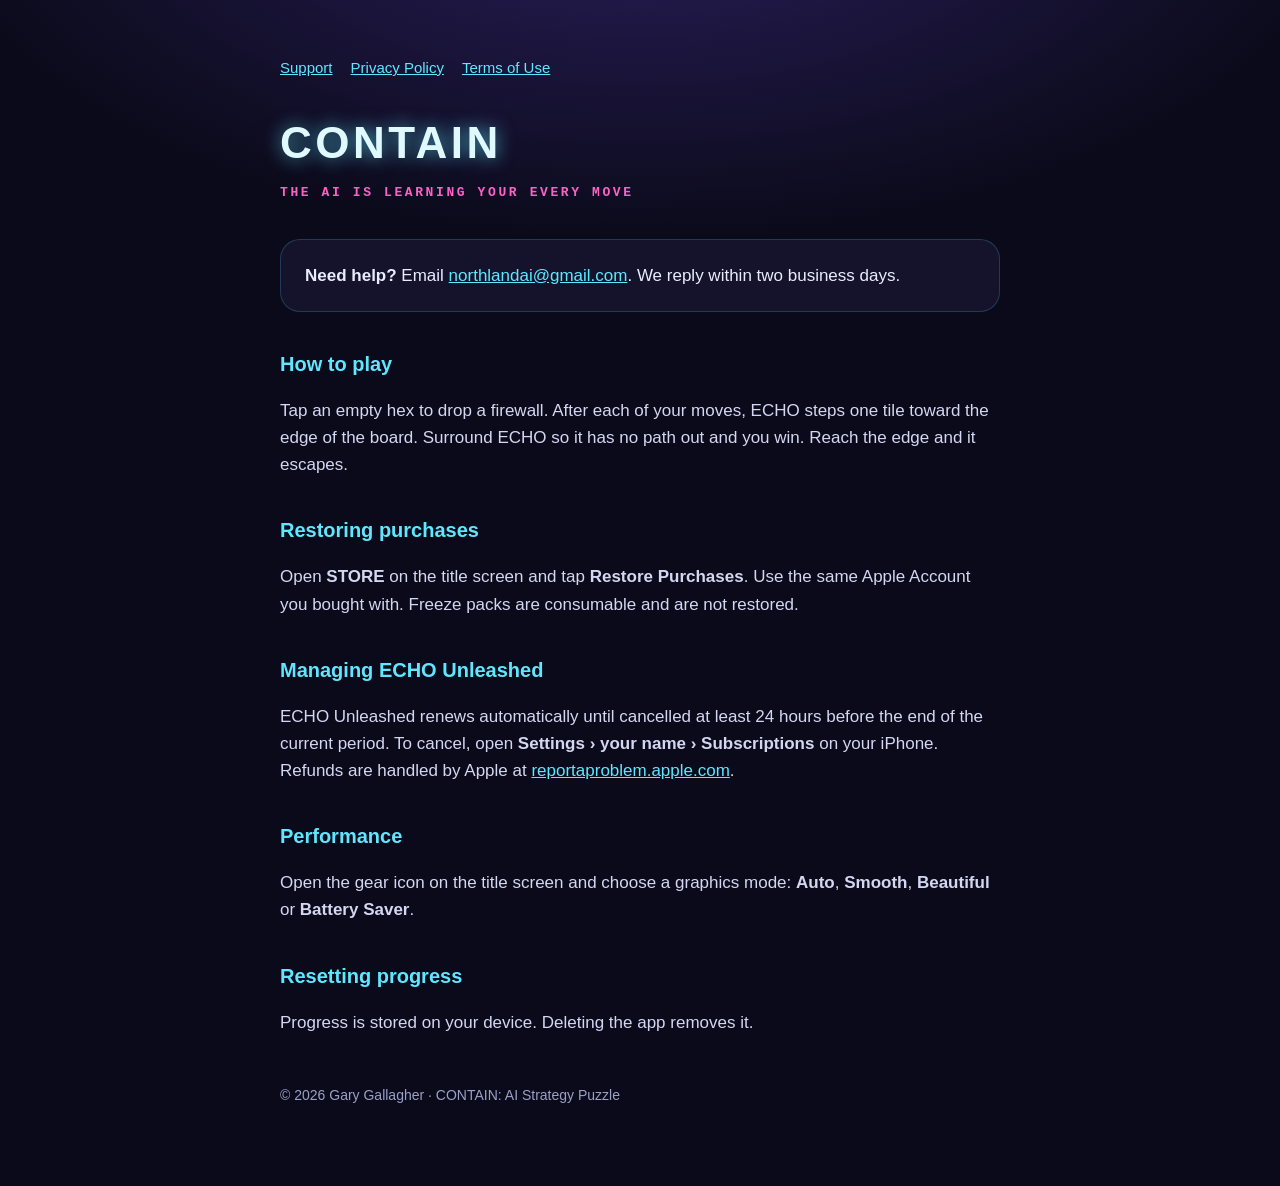
<file: index.html>
<!doctype html>
<html lang="en"><head><meta charset="utf-8"><meta name="viewport" content="width=device-width,initial-scale=1">
<title>CONTAIN Support</title><meta name="description" content="Support for CONTAIN: AI Strategy Puzzle — trap the AI that reads your mind.">
<link rel="stylesheet" href="style.css"></head>
<body><main>
<nav><a href="./">Support</a><a href="privacy.html">Privacy Policy</a><a href="https://www.apple.com/legal/internet-services/itunes/dev/stdeula/">Terms of Use</a></nav>
<h1 class="logo">CONTAIN</h1>
<p class="tag">The AI is learning your every move</p>

<div class="card"><strong>Need help?</strong> Email <a href="mailto:northlandai@gmail.com?subject=CONTAIN%20Support">northlandai@gmail.com</a>. We reply within two business days.</div>

<h2>How to play</h2>
<p>Tap an empty hex to drop a firewall. After each of your moves, ECHO steps one tile toward the edge of the board. Surround ECHO so it has no path out and you win. Reach the edge and it escapes.</p>

<h2>Restoring purchases</h2>
<p>Open <strong>STORE</strong> on the title screen and tap <strong>Restore Purchases</strong>. Use the same Apple Account you bought with. Freeze packs are consumable and are not restored.</p>

<h2>Managing ECHO Unleashed</h2>
<p>ECHO Unleashed renews automatically until cancelled at least 24 hours before the end of the current period. To cancel, open <strong>Settings › your name › Subscriptions</strong> on your iPhone. Refunds are handled by Apple at <a href="https://reportaproblem.apple.com">reportaproblem.apple.com</a>.</p>

<h2>Performance</h2>
<p>Open the gear icon on the title screen and choose a graphics mode: <strong>Auto</strong>, <strong>Smooth</strong>, <strong>Beautiful</strong> or <strong>Battery Saver</strong>.</p>

<h2>Resetting progress</h2>
<p>Progress is stored on your device. Deleting the app removes it.</p>

<footer>© 2026 Gary Gallagher · CONTAIN: AI Strategy Puzzle</footer>
</main></body></html>
</file>
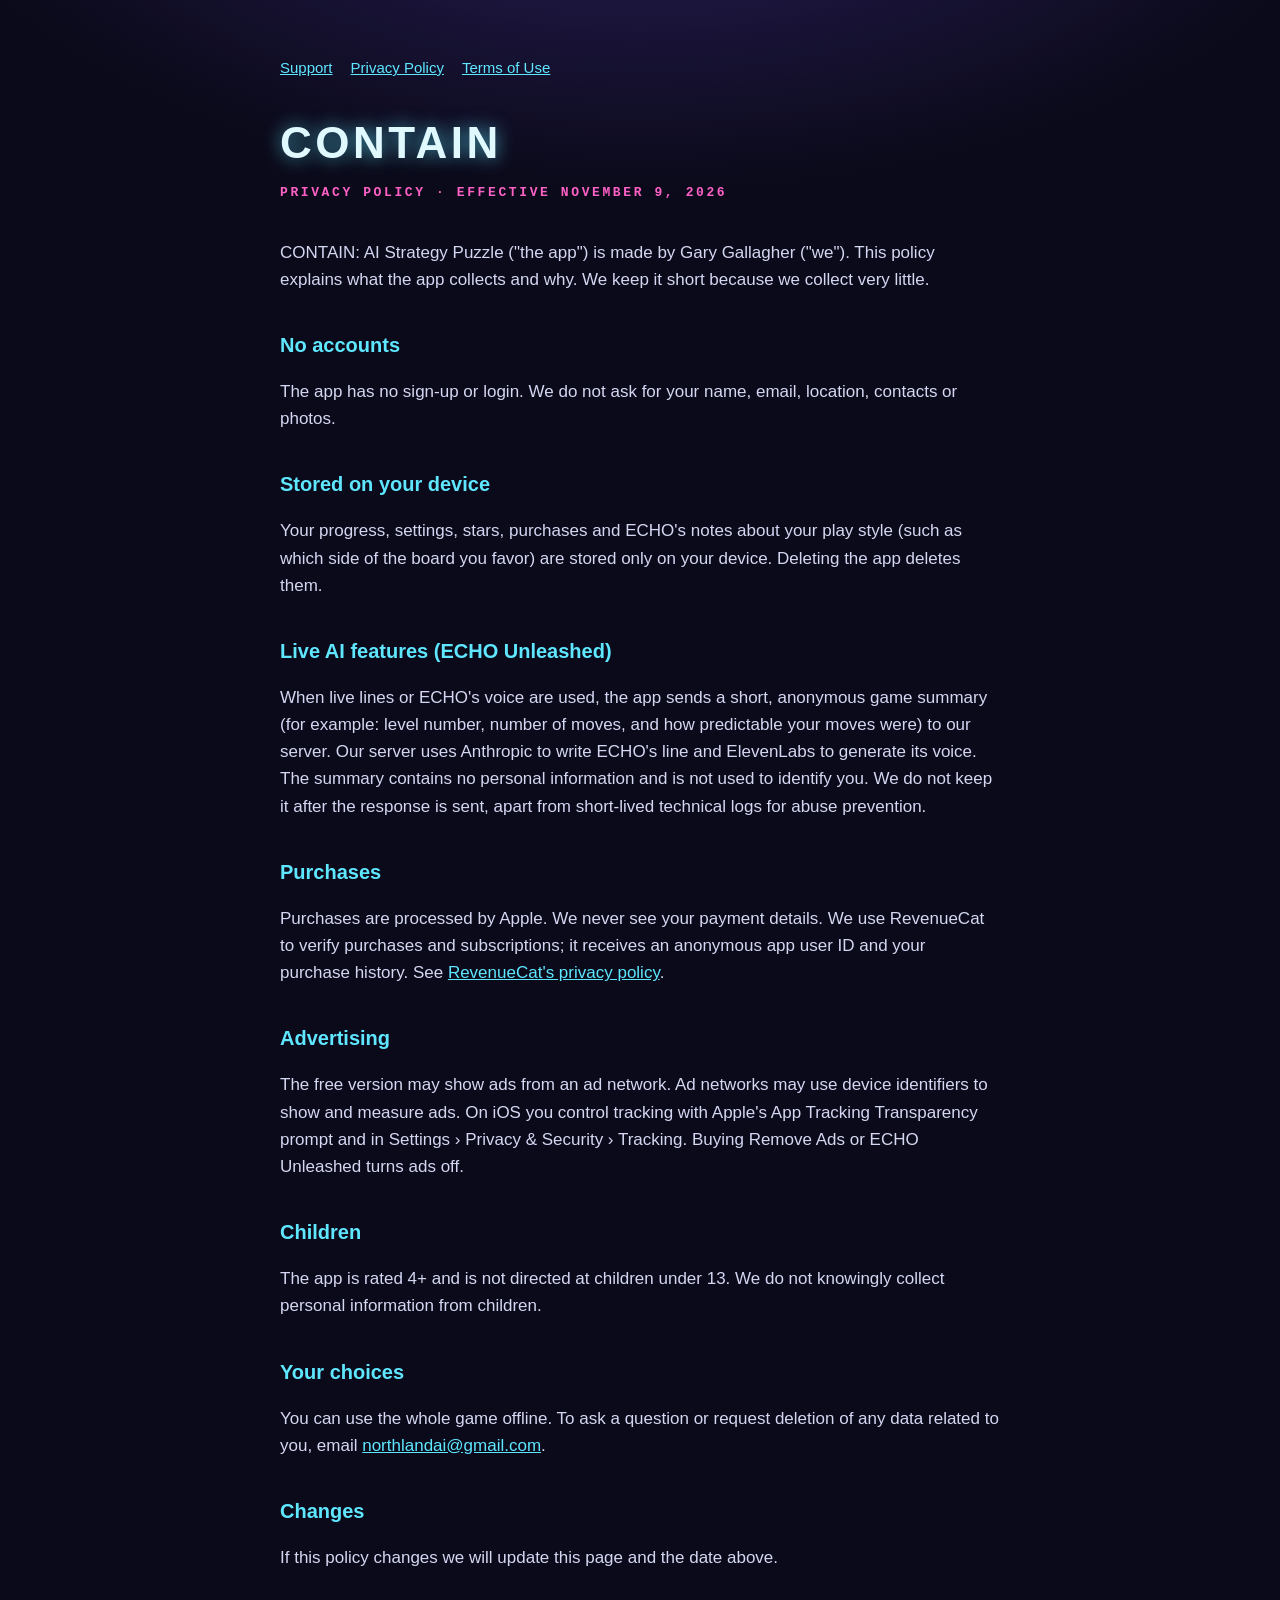
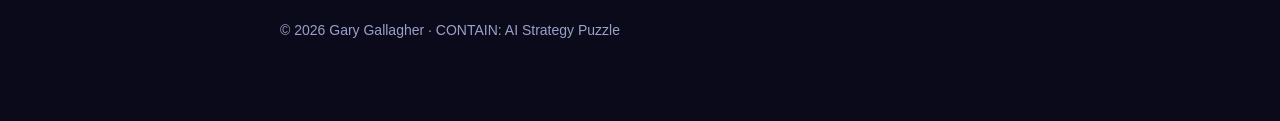
<file: privacy.html>
<!doctype html>
<html lang="en"><head><meta charset="utf-8"><meta name="viewport" content="width=device-width,initial-scale=1">
<title>CONTAIN Privacy Policy</title>
<link rel="stylesheet" href="style.css"></head>
<body><main>
<nav><a href="./">Support</a><a href="privacy.html">Privacy Policy</a><a href="https://www.apple.com/legal/internet-services/itunes/dev/stdeula/">Terms of Use</a></nav>
<h1 class="logo">CONTAIN</h1>
<p class="tag">Privacy Policy · Effective November 9, 2026</p>

<p>CONTAIN: AI Strategy Puzzle ("the app") is made by Gary Gallagher ("we"). This policy explains what the app collects and why. We keep it short because we collect very little.</p>

<h2>No accounts</h2>
<p>The app has no sign-up or login. We do not ask for your name, email, location, contacts or photos.</p>

<h2>Stored on your device</h2>
<p>Your progress, settings, stars, purchases and ECHO's notes about your play style (such as which side of the board you favor) are stored only on your device. Deleting the app deletes them.</p>

<h2>Live AI features (ECHO Unleashed)</h2>
<p>When live lines or ECHO's voice are used, the app sends a short, anonymous game summary (for example: level number, number of moves, and how predictable your moves were) to our server. Our server uses Anthropic to write ECHO's line and ElevenLabs to generate its voice. The summary contains no personal information and is not used to identify you. We do not keep it after the response is sent, apart from short-lived technical logs for abuse prevention.</p>

<h2>Purchases</h2>
<p>Purchases are processed by Apple. We never see your payment details. We use RevenueCat to verify purchases and subscriptions; it receives an anonymous app user ID and your purchase history. See <a href="https://www.revenuecat.com/privacy">RevenueCat's privacy policy</a>.</p>

<h2>Advertising</h2>
<p>The free version may show ads from an ad network. Ad networks may use device identifiers to show and measure ads. On iOS you control tracking with Apple's App Tracking Transparency prompt and in Settings › Privacy &amp; Security › Tracking. Buying Remove Ads or ECHO Unleashed turns ads off.</p>

<h2>Children</h2>
<p>The app is rated 4+ and is not directed at children under 13. We do not knowingly collect personal information from children.</p>

<h2>Your choices</h2>
<p>You can use the whole game offline. To ask a question or request deletion of any data related to you, email <a href="mailto:northlandai@gmail.com">northlandai@gmail.com</a>.</p>

<h2>Changes</h2>
<p>If this policy changes we will update this page and the date above.</p>

<footer>© 2026 Gary Gallagher · CONTAIN: AI Strategy Puzzle</footer>
</main></body></html>
</file>
<file: style.css>
:root{--bg:#0b0a1a;--card:#15132c;--ink:#e9ecff;--dim:#9aa0c8;--cyan:#5ee7ff;--pink:#ff61c7}
*{box-sizing:border-box}
body{margin:0;background:radial-gradient(1200px 600px at 50% -10%,#2a1f5c 0%,var(--bg) 60%);color:var(--ink);font:17px/1.6 -apple-system,BlinkMacSystemFont,"Inter","Segoe UI",sans-serif;min-height:100vh}
main{max-width:760px;margin:0 auto;padding:56px 20px 80px}
.logo{font-weight:900;letter-spacing:.08em;font-size:44px;color:#dff9ff;text-shadow:0 0 18px rgba(94,231,255,.7);margin:0}
.tag{color:var(--pink);letter-spacing:.2em;font:600 13px/1.4 ui-monospace,"Roboto Mono",monospace;margin:6px 0 36px;text-transform:uppercase}
h2{color:var(--cyan);font-size:20px;margin:36px 0 8px}
.card{background:var(--card);border:1px solid rgba(94,231,255,.18);border-radius:20px;padding:22px 24px;margin:16px 0}
a{color:var(--cyan)}
nav{display:flex;gap:18px;margin-bottom:28px;font-size:15px}
footer{color:var(--dim);font-size:14px;margin-top:48px}
p,li{color:#d4d7f2}
</file>
